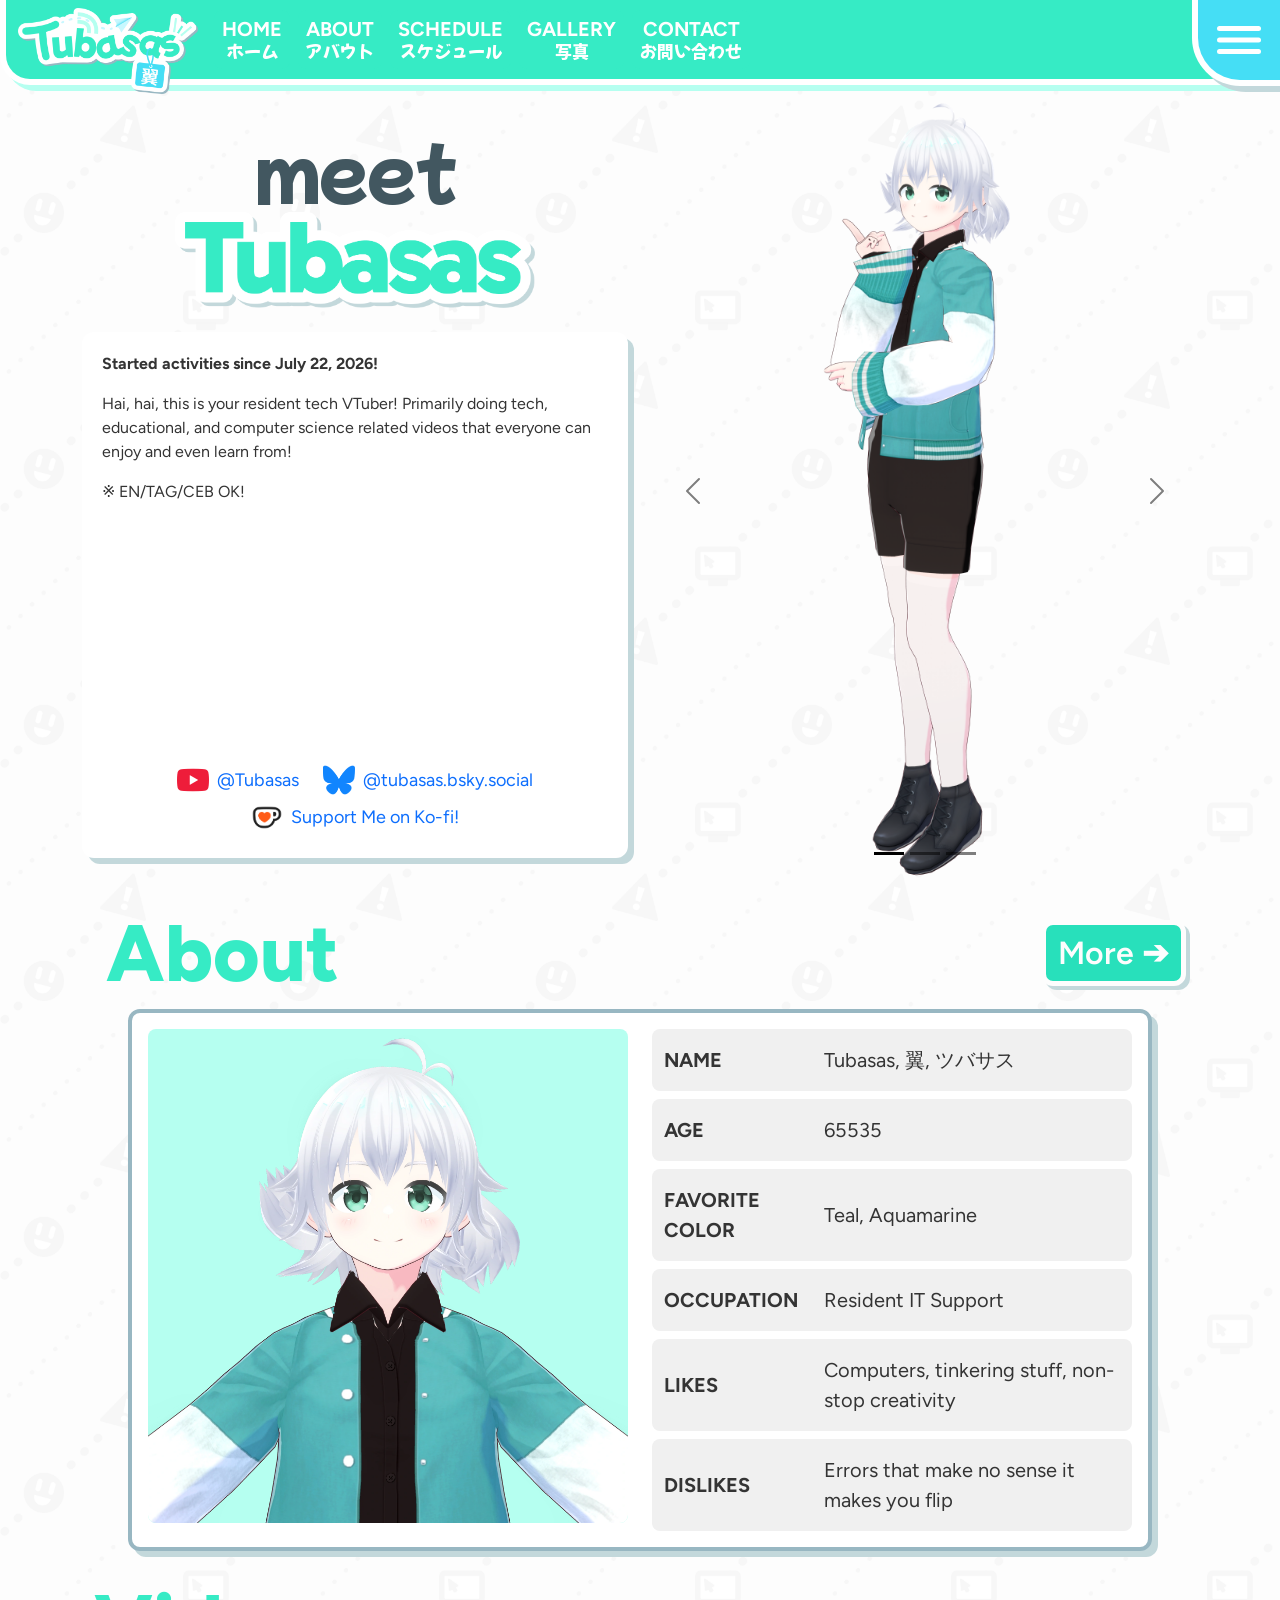
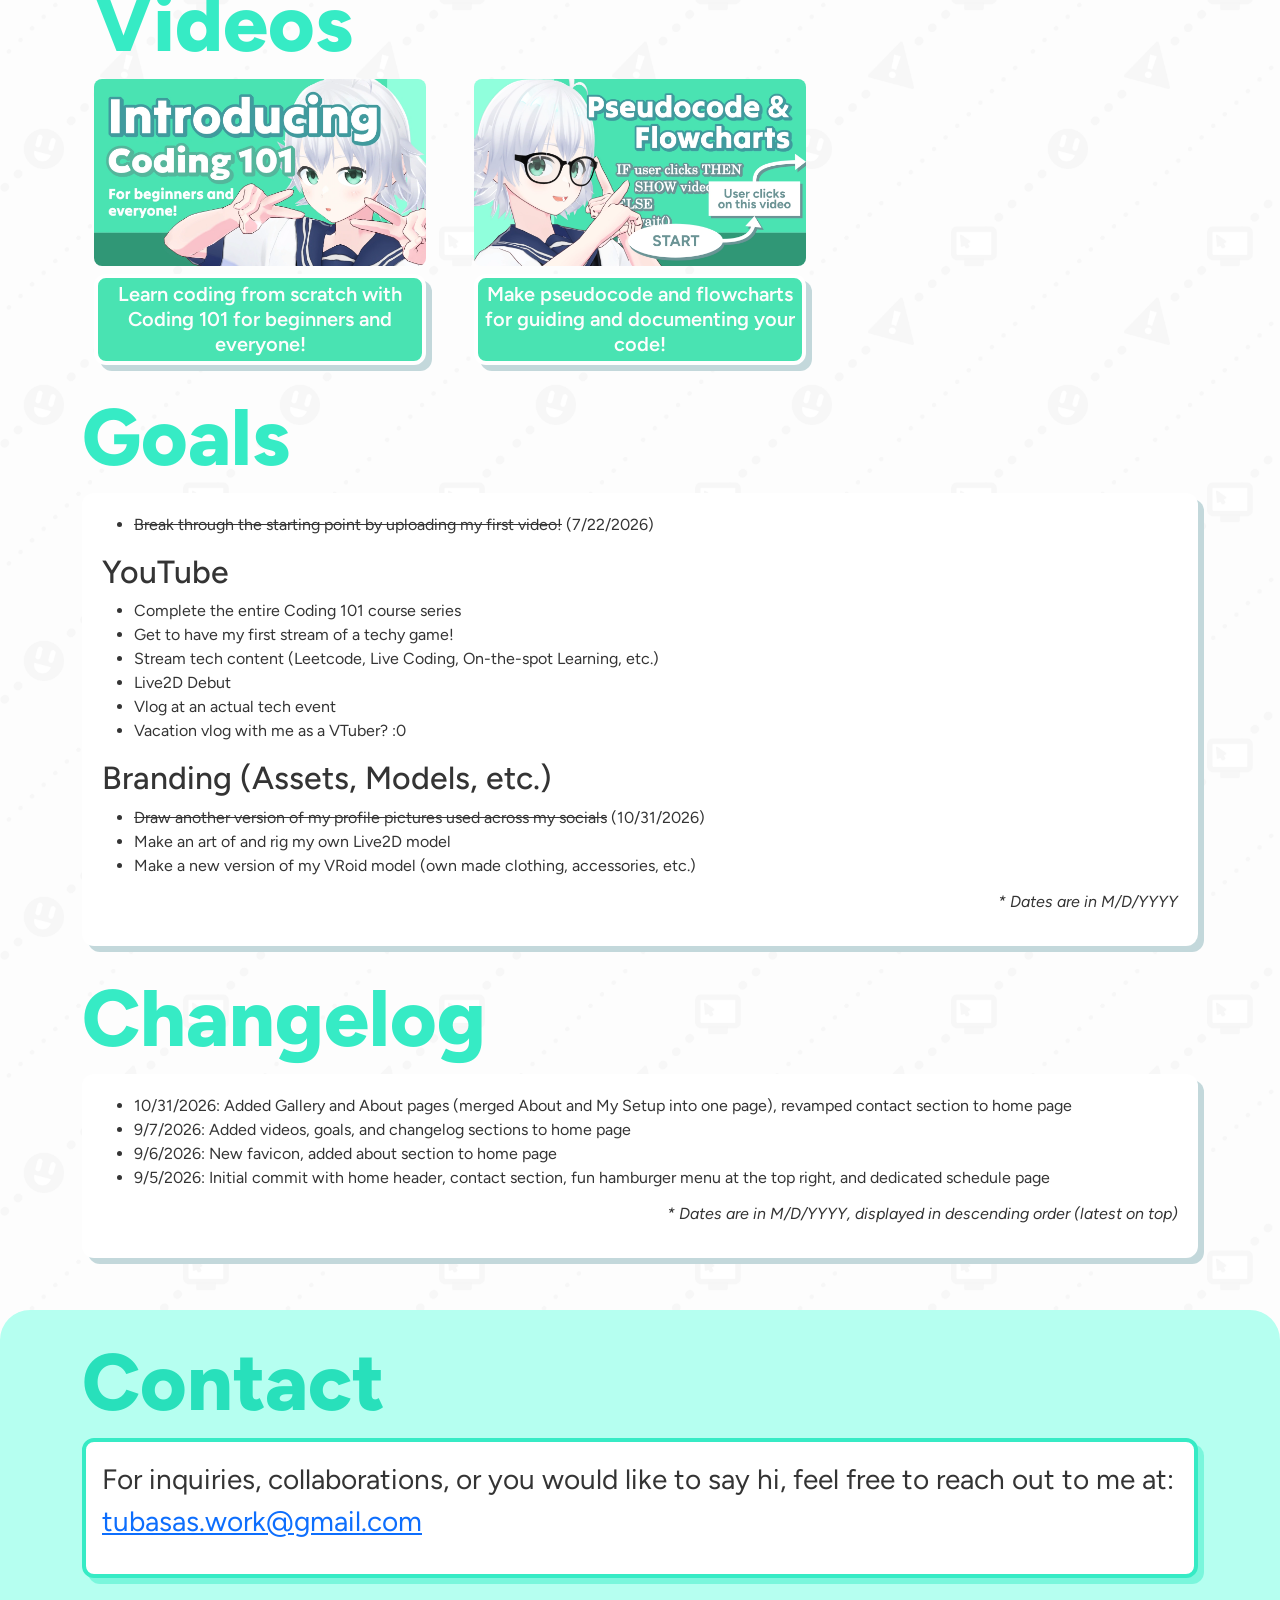
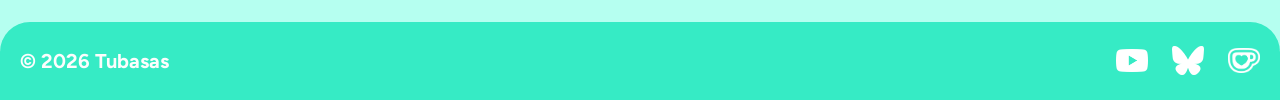
<file: index.html>
<!DOCTYPE html>
<html lang="en">
<head>
    <meta charset="UTF-8">
    <meta name="viewport" content="width=device-width, initial-scale=1.0">
    <meta name="google-site-verification" content="KhSfjtO_SvuZ1hvNtPJ66T-yvJ_QQFhrDtO1UyNuAXo" />
    <title>Tubasas // Your Resident Tech VTuber Around! </title>
    <!-- FONTS -->
    <link rel="preconnect" href="https://fonts.googleapis.com">
    <link rel="preconnect" href="https://fonts.gstatic.com" crossorigin>
    <link href="https://fonts.googleapis.com/css2?family=Figtree:ital,wght@0,300..900;1,300..900&family=Gabarito:wght@400..900&family=Mochiy+Pop+One&family=Outfit:wght@100..900&family=Tilt+Warp&display=swap" rel="stylesheet">
    <!-- EXTERNAL FRAMEWORKS -->
    <link href="https://cdn.jsdelivr.net/npm/bootstrap@5.3.8/dist/css/bootstrap.min.css" rel="stylesheet" integrity="sha384-sRIl4kxILFvY47J16cr9ZwB07vP4J8+LH7qKQnuqkuIAvNWLzeN8tE5YBujZqJLB" crossorigin="anonymous">
    <!-- CUSTOM CSS -->
    <link href="css/global.css" rel="stylesheet">
    <link href="css/navbar.css" rel="stylesheet">
    <link href="css/menu.css" rel="stylesheet">
    <link href="css/home.css" rel="stylesheet">
    <!-- FAVICON AND PWA MANIFESTS-->
    <link rel="icon" type="image/png" href="favicon/favicon-new-96x96.png" sizes="96x96" />
    <link rel="icon" type="image/svg+xml" href="favicon/favicon-new.svg" />
    <link rel="shortcut icon" href="favicon/favicon-new.ico" />
    <link rel="apple-touch-icon" sizes="180x180" href="favicon/apple-touch-icon.png" />
    <link rel="manifest" href="favicon/site.webmanifest" />
</head>
<body>
    <!-- NAVBAR -->
    <nav class="navbar navbar-expand-md background-color-primary">
    <div class="container-fluid">
        <a class="navbar-brand" href="/">
            <img id="navbar-logo" src="images/navbar-logo.png" alt="Tubasas" width="180">
            <canvas id="navbar-canvas" width="180" height="45"></canvas>
        </a>
        <div class="collapse navbar-collapse" id="navbarSupportedContent">
        <ul class="navbar-nav me-auto mb-lg-0 gap-2">
            <li class="nav-item">
                <a class="nav-link active" aria-current="page" href="#">
                    <div class="navbar-link-stack text-center text-white fs-5">
                        <span class="font-primary fw-bold text-uppercase">Home</span>
                        <span class="japanese-subtext font-mochiy">ホーム</span>
                    </div>
                </a>
            </li>
            <li class="nav-item">
                <a class="nav-link" href="about">
                    <div class="navbar-link-stack text-center text-white fs-5">
                        <span class="font-primary fw-bold text-uppercase">About</span>
                        <span class="japanese-subtext font-mochiy">アバウト</span>
                    </div>
                </a>
            </li>
            <li class="nav-item">
                <a class="nav-link" href="schedule">
                    <div class="navbar-link-stack text-center text-white fs-5">
                        <span class="font-primary fw-bold text-uppercase">Schedule</span>
                        <span class="japanese-subtext font-mochiy">スケジュール</span>
                    </div>
                </a>
            </li>
            <li class="nav-item">
                <a class="nav-link" href="gallery">
                    <div class="navbar-link-stack text-center text-white fs-5">
                        <span class="font-primary fw-bold text-uppercase">Gallery</span>
                        <span class="japanese-subtext font-mochiy">写真</span>
                    </div>
                </a>
            </li>
            <li class="nav-item" id="contactNavLink">
                <a class="nav-link" href="/#contact">
                    <div class="navbar-link-stack text-center text-white fs-5">
                        <span class="font-primary fw-bold text-uppercase">Contact</span>
                        <span class="japanese-subtext font-mochiy">お問い合わせ</span>
                    </div>
                </a>
            </li>
        </ul>
        </div>

        <!-- STICKY HAMBURGER BUTTON -->
        <button id="closeMenuBtn" class="menu-close-btn" type="button" aria-label="Close menu">
            <svg class="close-icon" width="34" height="34" viewBox="0 0 34 34" fill="none" xmlns="http://www.w3.org/2000/svg">
                <path d="M4 4L30 30M30 4L4 30" stroke="white" stroke-width="5" stroke-linecap="round"/>
            </svg>
        </button>
        <button id="hamburgerBtn" class="hamburger-btn" type="button" aria-label="Open menu" aria-expanded="false" aria-controls="sideMenu">
            <svg class="hamburger-icon" width="44" height="28" viewBox="0 0 44 28" fill="none" xmlns="http://www.w3.org/2000/svg">
                <rect y="0" width="44" height="5" rx="2.5" fill="white"/>
                <rect y="11.5" width="44" height="5" rx="2.5" fill="white"/>
                <rect y="23" width="44" height="5" rx="2.5" fill="white"/>
            </svg>
        </button>
    </div>
    </nav>

    <!-- HAMBURGER MENU / SIDE MENU -->
    <!-- <div id="sideMenuBackdrop" class="side-menu-backdrop" aria-hidden="true"></div>-->
    <aside id="sideMenu" class="side-menu" aria-label="Site Navigation" aria-hidden="true">
        <!-- MENU HEADER -->
        <div class="menu-header">
            <!-- Title header switches from MENU to the logo on mobile -->
            <div class="menu-title">
                <div class="side-text font-figtree">MENU</div>
                <div class="mobile-logo">
                    <a aria-current="page" href="#">
                        <img id="menu-logo" src="images/navbar-logo-white.png" alt="Tubasas">
                    </a>
                </div>
            </div>
            <div class="menu-time">
                <div id="menuClock" class="menu-clock font-tiltwarp">00:00</div>
                <div class="menu-timezone font-outfit">UTC+08 (PHT)</div>
            </div>
        </div>

        <!-- MENU CONTENT -->
        <div class="menu-content px-3 py-3 mt-1">
            <!-- GRID 1: Main Links -->
            <div class="container-fluid">
                <div class="row g-2">
                    <div class="col-6">
                        <a class="sidebar-link-stack sidebar-link p-2 fs-5" aria-current="page" href="#">
                            <span class="font-primary fw-bold text-uppercase">Home</span>
                            <span class="japanese-subtext font-mochiy">ホーム</span>
                        </a>
                    </div>
                    <div class="col-6">
                        <a class="sidebar-link-stack sidebar-link p-2 fs-5" href="about">
                            <span class="font-primary fw-bold text-uppercase">About</span>
                            <span class="japanese-subtext font-mochiy">アバウト</span>
                        </a>
                    </div>
                    <div class="col-6">
                        <a class="sidebar-link-stack sidebar-link p-2 fs-5" href="#videos">
                            <span class="font-primary fw-bold text-uppercase">Videos</span>
                            <span class="japanese-subtext font-mochiy">ビデオ</span>
                        </a>
                    </div>
                    <div class="col-6">
                        <a class="sidebar-link-stack sidebar-link p-2 fs-5" href="#contact">
                            <span class="font-primary fw-bold text-uppercase">Contact</span>
                            <span class="japanese-subtext font-mochiy">お問い合わせ</span>
                        </a>
                    </div>
                </div>
            </div>
            <!-- Divider -->
            <div class="menu-divider-wrapper my-3">
                <hr class="menu-divider">
            </div>
            <!-- GRID 2: Supplementary Links -->
             <div class="container-fluid">
                <div class="row g-2">
                    <div class="col-6">
                        <a class="sidebar-link-stack sidebar-link p-2 fs-5" href="schedule">
                            <span class="font-primary fw-bold text-uppercase">Schedule</span>
                            <span class="japanese-subtext font-mochiy">スケジュール</span>
                        </a>
                    </div>
                    <div class="col-6">
                        <a class="sidebar-link-stack sidebar-link p-2 fs-5" href="gallery">
                            <span class="font-primary fw-bold text-uppercase">Gallery</span>
                            <span class="japanese-subtext font-mochiy">写真</span>
                        </a>
                    </div>
                    <div class="col-6">
                        <a class="sidebar-link-stack sidebar-link p-2 fs-5 disabled" aria-disabled="true">
                            <span class="font-primary fw-bold text-uppercase">Resources</span>
                            <span class="japanese-subtext font-mochiy">リソース</span>
                        </a>
                    </div>
                    <div class="col-6">
                        <a class="sidebar-link-stack sidebar-link p-2 fs-5" href="https://tubasas.carrd.co/">
                            <span class="font-primary fw-bold text-uppercase">Carrd.Co</span>
                            <span class="japanese-subtext font-mochiy">カルド</span>
                        </a>
                    </div>
                </div>
            </div>

            <!-- GRID 3: Main Socials -->
            <div class="container-fluid mt-4">
                <div class="row g-3">
                    <div class="col-6">
                        <a class="social-link social-link-youtube d-block w-100 px-1 py-2 fs-5" href="https://www.youtube.com/@Tubasas">
                            <div class="container">
                                <img src="images/youtube-social-icon-white.png" alt="YouTube" width="24" class="me-1">
                                <span class="font-primary fw-bold">
                                    YouTube
                                </span>
                            </div>
                        </a>
                    </div>
                    <div class="col-6">
                        <a class="social-link social-link-bluesky d-block w-100 px-1 py-2 fs-5" href="https://bsky.app/profile/tubasas.bsky.social">
                            <div class="container">
                                <img src="images/bluesky-social-icon-white.png" alt="Bluesky" width="24" class="me-1">
                                <span class="font-primary fw-bold">
                                    Bluesky
                                </span>
                            </div>
                        </a>
                    </div>
                    <div class="col-6">
                        <a class="social-link social-link-kofi d-block w-100 px-1 py-2 fs-5" href="https://ko-fi.com/tubasas">
                            <div class="container">
                                <img src="images/kofi-social-icon-white.png" alt="Kofi" width="24" class="me-1"><br>
                                <span class="font-primary fw-bold">
                                    Ko-fi
                                </span>
                            </div>
                        </a>
                    </div>
                    <div class="col-6">
                        <a class="social-link social-link-streamlabs d-block w-100 px-1 py-2 fs-5" href="https://streamlabs.com/tubasas/tip">
                            <div class="container">
                                <img src="images/streamlabs-social-icon-white.png" alt="Streamlabs" width="24" class="me-1"><br>
                                <span class="font-primary fw-bold">
                                    Streamlabs
                                </span>
                            </div>
                        </a>
                    </div>
                </div>
            </div>
        </div>
    </aside>

    <!-- MAIN CONTENT -->
    <main class="container-fluid pt-2 pt-md-3">
        <!-- HERO/GREETING HEADER -->
        <header>
            <div class="container">
                <div class="row row-cols-1 row-cols-md-2 align-items-center">
                    <div class="col order-2 order-md-1">
                        <div class="container">
                            <div class="greeting mt-0 mt-md-2 text-center">
                                <h1 class="display-2 font-mochiy">meet</h1>
                                <img src="images/hero/tubasas-hero.png" alt="Tubasas">
                            </div>
                        </div>
                        <br>
                        <div class="default-box">
                            <div class="container p-2 p-lg-3">
                                <p class="fw-bold">Started activities since July 22, 2026!</p>
                                <p>Hai, hai, this is your resident tech VTuber! Primarily doing tech, educational, and computer science related videos that everyone can enjoy and even learn from!</p>
                                <p>※ EN/TAG/CEB OK!</p>
                                <div class="container px-0 px-md-2 px-lg-4 text-center">
                                    <video width="100%" src="movies/pr-video.mp4" autoplay="" loop="" muted="" playsinline="" type="video/mp4" style="border-radius: 8px;"></video>
                                </div>
                                <div class="container mt-2" style="font-size: large;">
                                    <div class="row justify-content-center">
                                        <div class="col-auto">
                                            <a href="https://www.youtube.com/@Tubasas"
                                            class="hero-social-link d-inline-flex align-items-center">
                                                <img src="images/youtube-social-icon.png"
                                                    alt="YouTube"
                                                    width="32"
                                                    class="me-2">
                                                <span class="font-primary">@Tubasas</span>
                                            </a>
                                        </div>
                                        <div class="col-auto">
                                            <a href="https://bsky.app/profile/tubasas.bsky.social"
                                            class="hero-social-link d-inline-flex align-items-center">
                                                <img src="images/bluesky-social-icon.png"
                                                    alt="Bluesky"
                                                    width="32"
                                                    class="me-2">
                                                <span class="font-primary">@tubasas.bsky.social</span>
                                            </a>
                                        </div>
                                        <div class="col-auto">
                                            <a href="https://ko-fi.com/tubasas"
                                            class="hero-social-link d-inline-flex align-items-center">
                                                <img src="images/kofi-social-icon.png"
                                                    alt="Ko-fi"
                                                    width="32"
                                                    class="me-2">
                                                <span class="font-primary">Support Me on Ko-fi!</span>
                                            </a>
                                        </div>
                                    </div>
                                </div>
                            </div>
                        </div>
                    </div>
                    <div class="col order-1 order-md-2">
                        <div id="tubasasCarousel" class="carousel carousel-dark slide" data-bs-ride="carousel" data-bs-interval="3000">
                            <div class="carousel-indicators">
                                <button type="button" data-bs-target="#tubasasCarousel" data-bs-slide-to="0" class="active" aria-current="true" aria-label="Slide 1"></button>
                                <button type="button" data-bs-target="#tubasasCarousel" data-bs-slide-to="1" aria-label="Slide 2"></button>
                                <button type="button" data-bs-target="#tubasasCarousel" data-bs-slide-to="2" aria-label="Slide 3"></button>
                            </div>
                            <div class="carousel-inner">
                                <div class="carousel-item active">
                                <img src="images/hero/tubasas-vroid-1.png" class="d-block w-100" alt="...">
                                </div>
                                <div class="carousel-item">
                                <img src="images/hero/tubasas-vroid-2.png" class="d-block w-100" alt="...">
                                </div>
                                <div class="carousel-item">
                                <img src="images/hero/tubasas-vroid-3.png" class="d-block w-100" alt="...">
                                </div>
                            </div>
                            <button class="carousel-control-prev" type="button" data-bs-target="#tubasasCarousel" data-bs-slide="prev">
                                <span class="carousel-control-prev-icon" aria-hidden="true"></span>
                                <span class="visually-hidden">Previous</span>
                            </button>
                            <button class="carousel-control-next" type="button" data-bs-target="#tubasasCarousel" data-bs-slide="next">
                                <span class="carousel-control-next-icon" aria-hidden="true"></span>
                                <span class="visually-hidden">Next</span>
                            </button>
                        </div>
                    </div>
                </div>
            </div>
        </header>
        <br>
        <!-- ABOUT SECTION -->
        <section>
            <div class="container d-flex flex-column align-items-center">
                <div class="row d-flex justify-content-between align-items-center w-100 mb-2 mb-lg-0">
                    <div class="col-1">
                        <h1 id="about" class="heading display-1 container-fluid">About</h1>
                    </div>
                    <div class="col-auto mb-2 text-end">
                        <a class="default-button d-inline-flex align-items-end py-1 fs-2" href="about">
                            <div class="container">
                                <span class="font-primary fw-semibold">
                                    More &#10132;
                                </span>
                            </div>
                        </a>
                    </div>
                </div>
                <div class="about-container">
                    <div class="default-box about-box p-3">
                        <div class="row row-cols-1 row-cols-sm-2">
                            <div class="col pb-2 pd-md-0 d-flex flex-column align-items-center">
                                <img src="images/home/aboutModel1x1Cmp.webp" id="aboutModel" class="img-fluid w-100 d-none d-sm-block"alt="Tubasas">
                                <img src="images/home/aboutModelsmCmp.webp" id="aboutModel" class="img-fluid w-100 d-block d-sm-none"alt="Tubasas">
                            </div>
                            <div class="col">
                                <div class="container d-flex flex-column gap-2 fs-5">
                                    <div class="row about-row py-2 py-lg-3 d-flex flex-row align-items-center">
                                        <div class="col-12 col-lg-4 text-uppercase fw-bold">Name</div>
                                        <div class="col">Tubasas, 翼, ツバサス </div>
                                    </div>
                                    <div class="row about-row py-2 py-lg-3 d-flex flex-row align-items-center">
                                        <div class="col-12 col-lg-4 text-uppercase fw-bold">Age</div>
                                        <div class="col">65535</div>
                                    </div>
                                    <div class="row about-row py-2 py-lg-3 d-flex flex-row align-items-center">
                                        <div class="col-12 col-lg-4 text-uppercase fw-bold">Favorite Color</div>
                                        <div class="col">Teal, Aquamarine</div>
                                    </div>
                                    <div class="row about-row py-2 py-lg-3 d-flex flex-row align-items-center">
                                        <div class="col-12 col-lg-4 text-uppercase fw-bold">Occupation</div>
                                        <div class="col">Resident IT Support</div>
                                    </div>
                                    <div class="row about-row py-2 py-lg-3 d-flex flex-row align-items-center">
                                        <div class="col-12 col-lg-4 text-uppercase fw-bold">Likes</div>
                                        <div class="col">Computers, tinkering stuff, non-stop creativity</div>
                                    </div>
                                    <div class="row about-row py-2 py-lg-3 d-flex flex-row align-items-center">
                                        <div class="col-12 col-lg-4 text-uppercase fw-bold">Dislikes</div>
                                        <div class="col">Errors that make no sense it makes you flip</div>
                                    </div>
                                </div>
                            </div>
                        </div>
                    </div>
                </div>
            </div>
        </section>
        <br>
        <!-- VIDEOS SECTION -->
        <section>
            <div class="container">
                <div class="row d-flex justify-content-between align-items-center w-100 mb-2 mb-lg-0">
                    <div class="col-auto">
                        <h1 id="videos" class="heading display-1 container-fluid">Videos</h1>
                    </div>
                    <div class="col-auto mb-2 text-end">
                        <!--
                        <a class="default-button d-inline-flex align-items-end px-1 py-1 fs-2" href="#">
                            <div class="container">
                                <span class="font-primary fw-semibold">
                                    &#10132;
                                </span>
                            </div>
                        </a>
                         -->
                    </div>
                </div>
                <div class="row row-cols-1 row-cols-md-2 row-cols-lg-3">
                    <a href="https://www.youtube.com/watch?v=5IzUaT87vR0" style="text-decoration: none;">
                        <div class="container-fluid">
                            <div class="row pb-2">
                                <div class="col">
                                    <img src="images/home/video1.webp" class="img-fluid video-img">
                                </div>
                            </div>
                            <div class="row">
                                <div class="col">
                                    <div class="container-fluid default-box video-box text-center color-white fw-semibold fs-5 p-1 lh-sm">Learn coding from scratch with Coding 101 for beginners and everyone!</div>
                                </div>
                            </div>
                        </div>
                    </a>
                    <a href="https://www.youtube.com/watch?v=yQESaLLRi7U" style="text-decoration: none;">
                        <div class="container-fluid pt-4 pt-md-0">
                            <div class="row pb-2">
                                <div class="col">
                                    <img src="images/home/video2.webp" class="img-fluid video-img">
                                </div>
                            </div>
                            <div class="row">
                                <div class="col">
                                    <div class="container-fluid default-box video-box text-center color-white fw-semibold fs-5 p-1 lh-sm">Make pseudocode and flowcharts for guiding and documenting your code!</div>
                                </div>
                            </div>
                        </div>
                    </a>
                </div>
            </div>
        </section>
        <br>
        <!-- GOALS SECTION -->
        <section>
            <div class="container">
                <h1 id="goals" class="heading display-1">Goals</h1>
                <div class="container-fluid default-box p-3">
                    <ul>
                        <li><s>Break through the starting point by uploading my first video!</s> (7/22/2026)</li>
                    </ul>
                    <h2>YouTube</h2>
                    <ul>
                        <li>Complete the entire Coding 101 course series</li>
                        <li>Get to have my first stream of a techy game!</li>
                        <li>Stream tech content (Leetcode, Live Coding, On-the-spot Learning, etc.)</li>
                        <li>Live2D Debut</li>
                        <li>Vlog at an actual tech event</li>
                        <li>Vacation vlog with me as a VTuber? :0</li>
                    </ul>
                    <h2>Branding (Assets, Models, etc.)</h2>
                    <ul>
                        <li><s>Draw another version of my profile pictures used across my socials</s> (10/31/2026)</li>
                        <li>Make an art of and rig my own Live2D model</li>
                        <li>Make a new version of my VRoid model (own made clothing, accessories, etc.)</li>
                    </ul>
                    <p class="lh-1 text-end fst-italic">* Dates are in M/D/YYYY</span>
                </div>
            </div>
        </section>
        <br>
        <!-- CHANGELOG SECTION -->
        <section>
            <div class="container">
                <h1 id="changelog" class="heading display-1">Changelog</h1>
                <div class="container-fluid default-box p-3">
                    <ul>
                        <li>10/31/2026: Added Gallery and About pages (merged About and My Setup into one page), revamped contact section to home page</li>
                        <li>9/7/2026: Added videos, goals, and changelog sections to home page</li>
                        <li>9/6/2026: New favicon, added about section to home page</li>
                        <li>9/5/2026: Initial commit with home header, contact section, fun hamburger menu at the top right, and dedicated schedule page</li>
                    </ul>
                    <p class="lh-1 text-end fst-italic">* Dates are in M/D/YYYY, displayed in descending order (latest on top)</span>
                </div>
            </div>
        </section>
        <br>
    </main>
    <!-- CONTACT SECTION -->
    <section id="contactSection" class="container-fluid">
        <div class="container pt-4">
            <h1 id="contact" class="heading display-1" style="color: var(--primary-color-light)">Contact</h1>
            <div class="container-fluid default-box contact-box p-3">
                <p class="fs-3">
                    For inquiries, collaborations, or you would like to say hi, feel free to reach out to me at: <a href="mailto:tubasas.work@gmail.com">tubasas.work@gmail.com</a>
                </p>
            </div>
        </div>
        <br>
        <br>
        <br>
    </section>


    <footer>
        <div class="container-fluid py-4">
            <div class="row px-2">
                <div class="col">
                    <span class="font-figtree color-white fw-bold fs-5">
                        © 2026 Tubasas
                    </span>
                </div>
                <div class="col d-flex justify-content-end">
                    <div class="d-flex justify-content-center gap-4">
                        <a href="https://www.youtube.com/@Tubasas"
                        class="hero-social-link d-inline-flex align-items-center">
                            <img src="images/youtube-social-icon-white.png"
                                alt="YouTube"
                                width="32">
                        </a>

                        <a href="https://bsky.app/profile/tubasas.bsky.social"
                        class="hero-social-link d-inline-flex align-items-center">
                            <img src="images/bluesky-social-icon-white.png"
                                alt="Bluesky"
                                width="32">
                        </a>
                        <a href="https://ko-fi.com/tubasas"
                        class="hero-social-link d-inline-flex align-items-center">
                            <img src="images/kofi-social-icon-white.png"
                                alt="Ko-fi"
                                width="32">
                        </a>
                    </div>
                </div>
            </div>
        </div>
    </footer>

    <!-- BOOTSTRAP JS -->
    <script src="https://cdn.jsdelivr.net/npm/bootstrap@5.3.8/dist/js/bootstrap.bundle.min.js" integrity="sha384-FKyoEForCGlyvwx9Hj09JcYn3nv7wiPVlz7YYwJrWVcXK/BmnVDxM+D2scQbITxI" crossorigin="anonymous"></script>
    <!-- CUSTOM JS -->
    <script src="js/menu.js"></script>
</body>
</html>
</file>
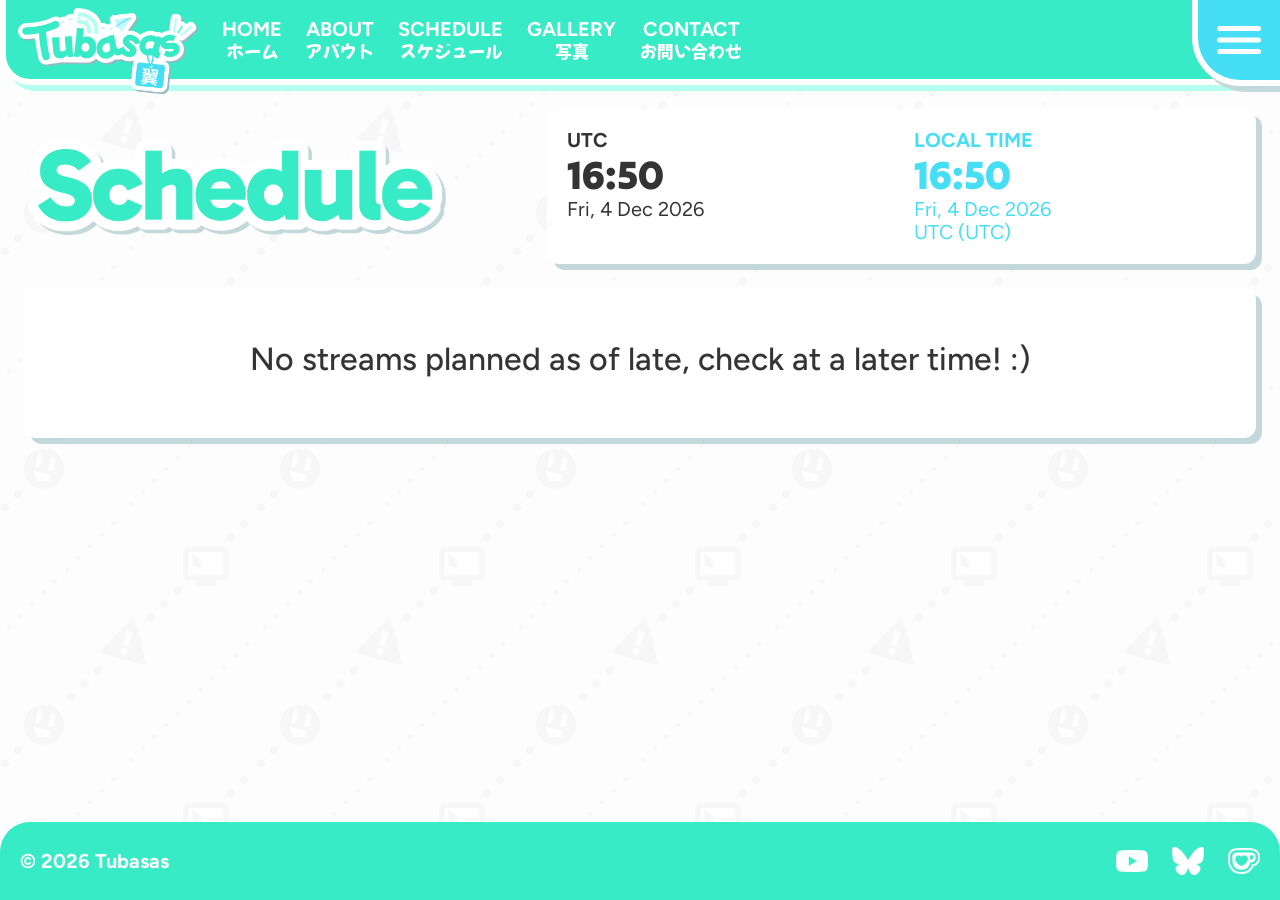
<file: schedule.html>
<!DOCTYPE html>
<html lang="en">
<head>
    <meta charset="UTF-8">
    <meta name="viewport" content="width=device-width, initial-scale=1.0">
    <meta name="google-site-verification" content="KhSfjtO_SvuZ1hvNtPJ66T-yvJ_QQFhrDtO1UyNuAXo" />
    <title>Tubasas's Schedule</title>
    <!-- FONTS -->
    <link rel="preconnect" href="https://fonts.googleapis.com">
    <link rel="preconnect" href="https://fonts.gstatic.com" crossorigin>
    <link href="https://fonts.googleapis.com/css2?family=Figtree:ital,wght@0,300..900;1,300..900&family=Gabarito:wght@400..900&family=Mochiy+Pop+One&family=Outfit:wght@100..900&family=Tilt+Warp&display=swap" rel="stylesheet">
    <!-- EXTERNAL FRAMEWORKS -->
    <link href="https://cdn.jsdelivr.net/npm/bootstrap@5.3.8/dist/css/bootstrap.min.css" rel="stylesheet" integrity="sha384-sRIl4kxILFvY47J16cr9ZwB07vP4J8+LH7qKQnuqkuIAvNWLzeN8tE5YBujZqJLB" crossorigin="anonymous">
    <!-- CUSTOM CSS -->
    <link href="css/global.css" rel="stylesheet">
    <link href="css/navbar.css" rel="stylesheet">
    <link href="css/menu.css" rel="stylesheet">
    <link href="css/schedule.css" rel="stylesheet">
    <!-- FAVICON AND PWA MANIFESTS-->
    <link rel="icon" type="image/png" href="favicon/favicon-new-96x96.png" sizes="96x96" />
    <link rel="icon" type="image/svg+xml" href="favicon/favicon-new.svg" />
    <link rel="shortcut icon" href="favicon/favicon-new.ico" />
    <link rel="apple-touch-icon" sizes="180x180" href="favicon/apple-touch-icon.png" />
    <link rel="manifest" href="favicon/site.webmanifest" />
</head>
<body>
    <!-- NAVBAR -->
    <nav class="navbar navbar-expand-md background-color-primary">
    <div class="container-fluid">
        <a class="navbar-brand" href="/">
            <img id="navbar-logo" src="images/navbar-logo.png" alt="Tubasas" width="180">
            <canvas id="navbar-canvas" width="180" height="45"></canvas>
        </a>
        <div class="collapse navbar-collapse" id="navbarSupportedContent">
        <ul class="navbar-nav me-auto mb-lg-0 gap-2">
            <li class="nav-item">
                <a class="nav-link active" href="/">
                    <div class="navbar-link-stack text-center text-white fs-5">
                        <span class="font-primary fw-bold text-uppercase">Home</span>
                        <span class="japanese-subtext font-mochiy">ホーム</span>
                    </div>
                </a>
            </li>
            <li class="nav-item">
                <a class="nav-link" href="about">
                    <div class="navbar-link-stack text-center text-white fs-5">
                        <span class="font-primary fw-bold text-uppercase">About</span>
                        <span class="japanese-subtext font-mochiy">アバウト</span>
                    </div>
                </a>
            </li>
            <li class="nav-item">
                <a class="nav-link" aria-current="page" href="#">
                    <div class="navbar-link-stack text-center text-white fs-5">
                        <span class="font-primary fw-bold text-uppercase">Schedule</span>
                        <span class="japanese-subtext font-mochiy">スケジュール</span>
                    </div>
                </a>
            </li>
            <li class="nav-item">
                <a class="nav-link" href="gallery">
                    <div class="navbar-link-stack text-center text-white fs-5">
                        <span class="font-primary fw-bold text-uppercase">Gallery</span>
                        <span class="japanese-subtext font-mochiy">写真</span>
                    </div>
                </a>
            </li>
            <li class="nav-item" id="contactNavLink">
                <a class="nav-link" href="/#contact">
                    <div class="navbar-link-stack text-center text-white fs-5">
                        <span class="font-primary fw-bold text-uppercase">Contact</span>
                        <span class="japanese-subtext font-mochiy">お問い合わせ</span>
                    </div>
                </a>
            </li>
        </ul>
        </div>

        <!-- STICKY HAMBURGER BUTTON -->
        <button id="closeMenuBtn" class="menu-close-btn" type="button" aria-label="Close menu">
            <svg class="close-icon" width="34" height="34" viewBox="0 0 34 34" fill="none" xmlns="http://www.w3.org/2000/svg">
                <path d="M4 4L30 30M30 4L4 30" stroke="white" stroke-width="5" stroke-linecap="round"/>
            </svg>
        </button>
        <button id="hamburgerBtn" class="hamburger-btn" type="button" aria-label="Open menu" aria-expanded="false" aria-controls="sideMenu">
            <svg class="hamburger-icon" width="44" height="28" viewBox="0 0 44 28" fill="none" xmlns="http://www.w3.org/2000/svg">
                <rect y="0" width="44" height="5" rx="2.5" fill="white"/>
                <rect y="11.5" width="44" height="5" rx="2.5" fill="white"/>
                <rect y="23" width="44" height="5" rx="2.5" fill="white"/>
            </svg>
        </button>
    </div>
    </nav>

    <!-- HAMBURGER MENU / SIDE MENU -->
    <!-- <div id="sideMenuBackdrop" class="side-menu-backdrop" aria-hidden="true"></div>-->
    <aside id="sideMenu" class="side-menu" aria-label="Site Navigation" aria-hidden="true">
        <!-- MENU HEADER -->
        <div class="menu-header">
            <!-- Title header switches from MENU to the logo on mobile -->
            <div class="menu-title">
                <div class="side-text font-figtree">MENU</div>
                <div class="mobile-logo">
                    <a aria-current="page" href="/">
                        <img id="menu-logo" src="images/navbar-logo-white.png" alt="Tubasas">
                    </a>
                </div>
            </div>
            <div class="menu-time">
                <div id="menuClock" class="menu-clock font-tiltwarp">00:00</div>
                <div class="menu-timezone font-outfit">UTC+08 (PHT)</div>
            </div>
        </div>

        <!-- MENU CONTENT -->
        <div class="menu-content px-3 py-3 mt-1">
            <!-- GRID 1: Main Links -->
            <div class="container-fluid">
                <div class="row g-2">
                    <div class="col-6">
                        <a class="sidebar-link-stack sidebar-link p-2 fs-5" href="/">
                            <span class="font-primary fw-bold text-uppercase">Home</span>
                            <span class="japanese-subtext font-mochiy">ホーム</span>
                        </a>
                    </div>
                    <div class="col-6">
                        <a class="sidebar-link-stack sidebar-link p-2 fs-5" href="about">
                            <span class="font-primary fw-bold text-uppercase">About</span>
                            <span class="japanese-subtext font-mochiy">アバウト</span>
                        </a>
                    </div>
                    <div class="col-6">
                        <a class="sidebar-link-stack sidebar-link p-2 fs-5" href="/#videos">
                            <span class="font-primary fw-bold text-uppercase">Videos</span>
                            <span class="japanese-subtext font-mochiy">ビデオ</span>
                        </a>
                    </div>
                    <div class="col-6">
                        <a class="sidebar-link-stack sidebar-link p-2 fs-5" href="/#contact">
                            <span class="font-primary fw-bold text-uppercase">Contact</span>
                            <span class="japanese-subtext font-mochiy">お問い合わせ</span>
                        </a>
                    </div>
                </div>
            </div>
            <!-- Divider -->
            <div class="menu-divider-wrapper my-3">
                <hr class="menu-divider">
            </div>
            <!-- GRID 2: Supplementary Links -->
             <div class="container-fluid">
                <div class="row g-2">
                    <div class="col-6">
                        <a class="sidebar-link-stack sidebar-link p-2 fs-5" href="#">
                            <span class="font-primary fw-bold text-uppercase">Schedule</span>
                            <span class="japanese-subtext font-mochiy">スケジュール</span>
                        </a>
                    </div>
                    <div class="col-6">
                        <a class="sidebar-link-stack sidebar-link p-2 fs-5" href="gallery">
                            <span class="font-primary fw-bold text-uppercase">Gallery</span>
                            <span class="japanese-subtext font-mochiy">写真</span>
                        </a>
                    </div>
                    <div class="col-6">
                        <a class="sidebar-link-stack sidebar-link p-2 fs-5 disabled" aria-disabled="true">
                            <span class="font-primary fw-bold text-uppercase">Resources</span>
                            <span class="japanese-subtext font-mochiy">リソース</span>
                        </a>
                    </div>
                    <div class="col-6">
                        <a class="sidebar-link-stack sidebar-link p-2 fs-5" href="https://tubasas.carrd.co/">
                            <span class="font-primary fw-bold text-uppercase">Carrd.Co</span>
                            <span class="japanese-subtext font-mochiy">カルド</span>
                        </a>
                    </div>
                </div>
            </div>

            <!-- GRID 3: Main Socials -->
            <div class="container-fluid mt-4">
                <div class="row g-3">
                    <div class="col-6">
                        <a class="social-link social-link-youtube d-block w-100 px-1 py-2 fs-5" href="https://www.youtube.com/@Tubasas">
                            <div class="container">
                                <img src="images/youtube-social-icon-white.png" alt="YouTube" width="24" class="me-1">
                                <span class="font-primary fw-bold">
                                    YouTube
                                </span>
                            </div>
                        </a>
                    </div>
                    <div class="col-6">
                        <a class="social-link social-link-bluesky d-block w-100 px-1 py-2 fs-5" href="https://bsky.app/profile/tubasas.bsky.social">
                            <div class="container">
                                <img src="images/bluesky-social-icon-white.png" alt="Bluesky" width="24" class="me-1">
                                <span class="font-primary fw-bold">
                                    Bluesky
                                </span>
                            </div>
                        </a>
                    </div>
                    <div class="col-6">
                        <a class="social-link social-link-kofi d-block w-100 px-1 py-2 fs-5" href="https://ko-fi.com/tubasas">
                            <div class="container">
                                <img src="images/kofi-social-icon-white.png" alt="Kofi" width="24" class="me-1"><br>
                                <span class="font-primary fw-bold">
                                    Ko-fi
                                </span>
                            </div>
                        </a>
                    </div>
                    <div class="col-6">
                        <a class="social-link social-link-streamlabs d-block w-100 px-1 py-2 fs-5" href="https://streamlabs.com/tubasas/tip">
                            <div class="container">
                                <img src="images/streamlabs-social-icon-white.png" alt="Streamlabs" width="24" class="me-1"><br>
                                <span class="font-primary fw-bold">
                                    Streamlabs
                                </span>
                            </div>
                        </a>
                    </div>
                </div>
            </div>
        </div>
    </aside>

    <!-- MAIN CONTENT -->
    <main class="container-fluid pt-4">
        <!-- HERO/GREETING HEADER -->
        <header>
            <div class="container-fluid">
                <div class="row align-items-center">
                    <div class="col-12 col-lg-5">
                        <img id="scheduleHeading" src="images/schedule/title.png" alt="Schedule" class="ps-1 img-fluid">
                    </div>
                    <div class="col-12 col-lg-7 pt-3 pt-lg-0">
                        <div class="default-box p-3">
                            <div class="row">
                                <div class="col">
                                    <div class="time-stack my-time fs-5">
                                        <span class="font-figtree fw-bold text-uppercase">UTC</span>
                                        <time class="time-clock font-tiltwarp fs-1"></time>
                                        <time class="time-date fs-5"></time>
                                        <span class="time-zone" style="pointer-events: none; opacity: 0%"></span>
                                    </div>
                                </div>
                                <div class="col">
                                    <div class="time-stack local-time fs-5">
                                        <span class="font-figtree fw-bold text-uppercase">Local Time</span>
                                        <time class="time-clock font-tiltwarp fs-1"></time>
                                        <time class="time-date fs-5"></time>
                                        <span class="time-zone fs-5"></span>
                                    </div>
                                </div>
                            </div>
                        </div>
                    </div>
                </div>
            </div>
        </header>
        <br>
        <section>
            <div class="container-fluid">
                <div class="default-box p-5 text-center">
                    <h2>No streams planned as of late, check at a later time! :)</h2>
                </div>
            </div>
        </section>
        <br>
    </main>

    <footer>
        <div class="container-fluid py-4">
            <div class="row px-2">
                <div class="col">
                    <span class="font-figtree color-white fw-bold fs-5">
                        © 2026 Tubasas
                    </span>
                </div>
                <div class="col d-flex justify-content-end">
                    <div class="d-flex justify-content-center gap-4">
                        <a href="https://www.youtube.com/@Tubasas"
                        class="hero-social-link d-inline-flex align-items-center">
                            <img src="images/youtube-social-icon-white.png"
                                alt="YouTube"
                                width="32">
                        </a>

                        <a href="https://bsky.app/profile/tubasas.bsky.social"
                        class="hero-social-link d-inline-flex align-items-center">
                            <img src="images/bluesky-social-icon-white.png"
                                alt="Bluesky"
                                width="32">
                        </a>
                        <a href="https://ko-fi.com/tubasas"
                        class="hero-social-link d-inline-flex align-items-center">
                            <img src="images/kofi-social-icon-white.png"
                                alt="Ko-fi"
                                width="32">
                        </a>
                    </div>
                </div>
            </div>
        </div>
    </footer>

    <!-- BOOTSTRAP JS -->
    <script src="https://cdn.jsdelivr.net/npm/bootstrap@5.3.8/dist/js/bootstrap.bundle.min.js" integrity="sha384-FKyoEForCGlyvwx9Hj09JcYn3nv7wiPVlz7YYwJrWVcXK/BmnVDxM+D2scQbITxI" crossorigin="anonymous"></script>
    <!-- CUSTOM JS -->
    <script src="js/menu.js"></script>
    <script src="js/schedule.js"></script>
</body>
</html>
</file>
<file: css/global.css>
/* Color assignments as per brand guide
    Accent (Teal) = Primary
    Accent 2 (Baby Blue) = Secondary
*/

:root {
    --white: #FDFDFD;
    --black: #343434;
    --grey: #B8B8B8;
    --background-color: var(--white);
    --text-color: var(--black);
    --text-color-muted: #b7c2cc;
    --primary-color: #36EBC5;
    --primary-color-dark: #468C7F;
    --primary-color-light: #28E0BB;
    --accent-color: #45DEF5;
}

/* Color assignments above as CSS classes */
.color-white { color: var(--white); }
.color-black { color: var(--black); }
.color-grey { color: var(--grey); }
.color-text { color: var(--text-color); }
.color-text-muted { color: var(--text-color-muted); }
.color-primary { color: var(--primary-color); }
.color-primary-dark { color: var(--primary-color-dark); }
.color-primary-light { color: var(--primary-color-light); }
.color-accent { color: var(--accent-color); }

/* Background color assignments above as CSS classes */
.background-color-white { background-color: var(--white); }
.background-color-black { background-color: var(--black); }
.background-color-grey { background-color: var(--grey); }
.background-color-primary { background-color: var(--primary-color); }
.background-color-primary-dark { background-color: var(--primary-color-dark); }
.background-color-primary-light { background-color: var(--primary-color-light); }
.background-color-accent { background-color: var(--accent-color); }

/* Font assignments */
.font-primary { font-family: 'Figtree', sans-serif; }
.font-gabarito { font-family: 'Gabarito', sans-serif; }
.font-mochiy { font-family: 'Mochiy Pop One', sans-serif; }
.font-tiltwarp { font-family: 'Tilt Warp', sans-serif; }
.font-outfit { font-family: 'Outfit', sans-serif; }

/* Formal global styles applied across all HTML documents */

body {
    background-image: url('../images/background-tile.png');
    background-repeat: repeat;
    background-size: 256px;
    color: var(--text-color);
    font-family: 'Figtree', sans-serif;
    /* Begin fix for footer to always be at the bottom even if there's little occupation on the page */
    min-height: 100vh;
    display: flex;
    flex-direction: column;
}

main {
    flex: 1;
}

/* End footer fix */

footer {
    background-color: var(--primary-color);
    border-radius: 30px 30px 0 0;
}

/* Template styled elements */
.default-box {
    --shadow-color: #C3D8DB;
    --border-color: #ffffff;
    --background-color: white;
    border-style: solid;
    border-color: var(--border-color);
    border-width: 4px;
    border-radius: 12px;
    background-color: var(--background-color);
    box-shadow: 6px 6px 0 var(--shadow-color);
}

.default-button {
    --button-shadow: #C3D8DB;
    --background-color: var(--primary-color-light);
    --highlight-color: var(--primary-color);
    background-color: var(--background-color);
    color: var(--white);
    text-decoration: none;
    border-style: solid;
    border-width: 5px;
    border-color: var(--white);
    border-radius: 12px;
    transition: transform 0.3s ease, box-shadow 0.3s ease, background-color 0.3s ease;
    box-shadow: 4px 4px 0 0 var(--button-shadow);
}

.default-button:hover,
.default-button:focus-visible {
    background-color: var(--highlight-color);
    transform: translate(-2px, -2px);
    box-shadow: 6px 6px 0 0 var(--button-shadow);
}

.default-button:active {
    background-color: var(--background-color);
    transform: translate(4px, 4px);
    box-shadow: 0 0 0 0;
}
</file>
<file: css/navbar.css>
/* Element utilities (boxes, shapes, etc.) */
.navbar-background-color { color: var(--color-primary)}
.navbar-border-color { border-color: var(--color-primary)}
.navbar-text-color { color: #425760}

/* Navbar specific styles */
.navbar {
    border-radius: 0 0 30px 30px;
    border-color: white;
    border-style: solid;
    border-width: 0px 6px 6px 6px;
    box-shadow: 6px 6px 0 #B5FFF0;
}

#navbar-logo {
    position: absolute;
    top: 8px;
}

.navbar-link-stack {
    display: grid;
    grid-template-columns: 1fr;
    line-height: 1.15;
}

.nav-item {
    background-color: var(--primary-color);
    border-radius: 8px;
    transition: background-color 0.3s ease;
}

.disabled {
    pointer-events: none;
    opacity: 0.5;
}

.nav-item:hover,
.nav-item:focus-visible {
    background-color: #79F2D8;
}

.font-mochiy {
    font-family: 'Mochiy Pop One';
}

#contactNavLink {
    display: block;
}

@media (max-width: 840px) {
    #contactNavLink {
        display: none;
    }
}
</file>
<file: css/menu.css>
/* Menu and Hamburger Styles */
:root {
    --danger-color: #FF7E79;
    --shadow-color: #C3D8DB;
}

.japanese-subtext {
    font-size: 0.85em;
}

/* Sticky Hamburger Menu Button (Top Right) */
.hamburger-btn {
    position: fixed;
    top: 0;
    right: 0;
    width: 88px;
    height: 86px;
    background-color: var(--accent-color, #45DEF5);
    border: none;
    border-left: 6px solid #FFFFFF;
    border-bottom: 6px solid #FFFFFF;
    border-bottom-left-radius: 48px;
    box-shadow: 6px 6px 0 var(--shadow-color);
    display: flex;
    flex-direction: column;
    justify-content: center;
    align-items: center;
    cursor: pointer;
    z-index: 1055;
    padding: 0;
    margin: 0;
    outline: none;
    transition: background-color 0.3s ease;
}

.hamburger-btn:hover {
    background-color: #65E9FD;
}

.hamburger-btn:focus-visible {
    outline: 3px solid #FFFFFF;
    outline-offset: -5px;
}

/* Hide hamburger button when menu is open */
body.menu-open .hamburger-btn {
    display: none;
}

/* Side Menu Drawer / Mobile Fullscreen Container */
.side-menu {
    position: fixed;
    top: 0;
    right: 0;
    bottom: 0;
    width: 450px;
    max-width: 100vw;
    height: 100vh;
    height: 100dvh;
    background-color: var(--accent-color, #45DEF5);
    border-left: 6px solid #FFFFFF;
    box-shadow: -6px 0 0 var(--shadow-color);
    z-index: 1050;
    display: flex;
    flex-direction: column;
    overflow-y: auto;
    overflow-x: hidden;
    transform: translateX(100%);
    visibility: hidden;
    pointer-events: none;
    transition: transform 0.42s cubic-bezier(0.22, 1, 0.36, 1), visibility 0s linear 0.42s;
}

.side-menu.is-open {
    transform: translateX(0);
    visibility: visible;
    pointer-events: auto;
    transition: transform 0.42s cubic-bezier(0.22, 1, 0.36, 1), visibility 0s linear 0s;
}

@media (prefers-reduced-motion: reduce) {
    .side-menu {
        transition: none;
    }
}

/* Non-dimming backdrop for click-outside on desktop */
.side-menu-backdrop {
    display: none;
    position: fixed;
    inset: 0;
    z-index: 1045;
    background: transparent;
}

body.menu-open .side-menu-backdrop {
    display: block;
}

/* Menu Header */

.menu-header {
    position: relative;
    height: 86px;
    min-height: 86px;
    display: flex;
    align-items: center;
    padding-left: 2rem;
    padding-right: 95px;
    flex-shrink: 0;
}

.menu-title {
    color: #FFFFFF;
    font-size: 2.15rem;
    font-weight: 800;
    letter-spacing: 0.5px;
    line-height: 1;
    user-select: none;
}

#menu-logo {
    position: absolute;
    top: 10px;
    left: 18px;
    display: none;
    width: 180px;
}

.side-text {
    display: block;
}

.menu-time {
    margin-left: auto;
    margin-right: 1rem;
    text-align: right;
    color: #FFFFFF;
    user-select: none;
}

.menu-clock {
    line-height: 1.25;
    letter-spacing: 0.5px;
    font-size: 2rem;
}

.menu-timezone {
    line-height: 1.2;
    letter-spacing: 0.2px;
}

/* Menu Close Button */
.menu-close-btn {
    position: fixed;
    top: 0;
    right: 0;
    width: 88px;
    height: 86px;
    background-color: var(--danger-color, #FF7E79);
    border: none;
    border-left: 6px solid #FFFFFF;
    border-bottom: 6px solid #FFFFFF;
    border-bottom-left-radius: 48px;
    box-shadow: 6px 6px 0 var(--shadow-color);
    display: flex;
    justify-content: center;
    align-items: center;
    cursor: pointer;
    z-index: 1060;
    padding: 0;
    margin: 0;
    outline: none;
    transition: background-color 0.15s ease;
}

body:not(.menu-open) .menu-close-btn {
    display: none;
}

body.menu-open .menu-close-btn {
    display: flex;
}

.menu-close-btn:hover {
    background-color: #ff8e8a;
}

.menu-close-btn:focus-visible {
    outline: 3px solid #FFFFFF;
    outline-offset: -5px;
}

/* Menu Content & Links */
.menu-content {
    flex: 1;
    display: flex;
    flex-direction: column;
    /* Custom Padding overrides Bootstrap here
    padding: 1.5rem 2.25rem 2rem 2.25rem;
    */
}

.sidebar-link {
    border-radius: 8px;
    transition: background-color 0.3s ease
}

.sidebar-link:hover,
.sidebar-link:focus-visible {
    background-color: rgba(255, 255, 255, 0.205);
}

.sidebar-link-stack {
    display: grid;
    grid-template-columns: 1fr;
    line-height: 1.15;
    text-decoration: none;
    color: var(--white);
}

.menu-divider-wrapper {
    margin: 0.25rem 0;
}

.menu-divider {
    border: none;
    border-top: 3px solid rgba(255, 255, 255, 0.95);
    margin: 0;
    opacity: 1;
}

/* Menu Social Icons */

.social-link {
    --social-shadow: var(--shadow-color);
    color: var(--white);
    text-decoration: none;
    border-style: solid;
    border-width: 4px;
    border-color: var(--white);
    border-radius: 12px;
    transition: transform 0.3s ease, box-shadow 0.3s ease, background-color 0.3s ease;
    box-shadow: 4px 4px 0 0 var(--social-shadow);
}

.social-link-youtube {
    --social-shadow: #f9bfc7;
    --background-color: #EE1E3A;
    --highlight-color: #f44e64;
    background-color: var(--background-color);
}

.social-link-bluesky {
    --social-shadow: #c0e0ff;
    --background-color: #1185FE;
    --highlight-color: #3a99ff;
    background-color: var(--background-color);
}

.social-link-kofi {
    --background-color: #202020;
    --highlight-color: #363531;
    background-color: var(--background-color);
}

.social-link-streamlabs {
    --social-shadow: #8ae8d4;
    --background-color: #32c3a3;
    --highlight-color: #6fdfc7;
    background-color: var(--background-color);
}


.social-link:hover,
.social-link:focus-visible {
    background-color: var(--highlight-color);
    transform: translate(-2px, -2px);
    box-shadow: 6px 6px 0 0 var(--social-shadow);
}

.social-link:active {
    background-color: var(--background-color);
    transform: translate(4px, 4px);
    box-shadow: 0 0 0 0;
}

.social-link img {
    position: relative;
    bottom: 2px;
}

.social-link div span {
    letter-spacing: -0.65px;
}
/* Ensure navbar container on widescreen leaves space for sticky hamburger */
@media (min-width: 992px) {
    .navbar .container-fluid {
        padding-right: 95px;
    }
}

/* Seamlessly merge navbar with sticky hamburger button */
.navbar {
    border-bottom-right-radius: 0 !important;
    border-right-width: 0 !important;
}

/* Responsive Adjustments relative to Bootstrap 5 breakpoints
   https://getbootstrap.com/docs/5.3/layout/breakpoints/
*/


/* Responsive: Mobile Fullscreen Menu */
@media (max-width: 768px) {

    .side-menu {
        width: 100vw;
        max-width: 100vw;
        left: 0;
        right: 0;
        border-left: none;
    }
    /*
    .menu-header {
        height: 76px;
        min-height: 76px;
        padding-left: 1.5rem;
        padding-right: 80px;
    }
    */
    .menu-time {
        margin-left: auto;
        margin-right: 0.5rem;
    }

    .menu-clock {
        font-size: 1.75rem;
    }

    .side-text {
        display: none;
    }

    #menu-logo {
        display: block;
    }

    .menu-title {
        font-size: 1.85rem;
    }

    /*
    .menu-clock {
        font-size: 1.5rem;
    }

    .menu-timezone {
        font-size: 0.75rem;
    }

    .menu-content {
        padding: 1.5rem 1.5rem 2rem 1.5rem;
    }
    */
}

/* Extra Small Mobile (<= 380px) */
@media (max-width: 380px) {
    .menu-header {
        padding-left: 0.75rem;
        padding-right: 74px;
    }

    #menu-logo {
        top: 16px;
        width: 150px;
    }

    .menu-time {
        margin-left: auto;
        margin-right: 1.5rem;
    }

    /*
    .menu-clock {
        font-size: 1.3rem;
    }

    .menu-timezone {
        font-size: 0.7rem;
    }

    .menu-content {
        padding: 1rem 0.85rem 1.5rem 0.85rem;
    }
    */
}
</file>
<file: css/home.css>
.greeting h1 {
    line-height: 1;
    letter-spacing: -2px;
    color: #425760;
}

.greeting img {
    display: block;
    width: min(100%, 360px);
    height: auto;
    margin-inline: auto;
}

#tubasasCarousel div div img {
    max-height: 780px;
    object-fit: contain;
}

#tubasasCarousel .carousel-item {
    transition: none;
}

.hero-social-link {
    text-decoration: none;
}

.heading {
    font-family: 'Figtree', sans-serif;
    font-weight: 800;
    color: var(--primary-color);
}


.about-container {
    max-width: 1024px;
}

#aboutModel {
    background-color: #B5FFF0;
    border-radius: 8px;
    width: 100%;
    height: 100%;
    object-fit: cover;
}

.about-box {
    --shadow-color: #C3D8DB;
    --border-color: #98B7C2;
}

.video-img {
    border-radius: 8px;
    box-shadow: 0px 0px 0 #C3D8DB;
    transition: 0.3s;
}

.video-img:hover {
    transform: scale(1.03);
    box-shadow: 4px 4px 0 #C3D8DB;
}

.video-box {
    --background-color: #49E3B2;
    --shadow-color: #C3D8DB;
    --border-color: white;
}

.about-row {
    background-color: #F0F0F0;
    border-radius: 8px;
}

#contactSection {
    background-color: #B5FFF0;
    border-radius: 30px 30px 0 0;
    position: relative;
    top: 28px;
}

.contact-box {
    --shadow-color: #36EBC575;
    --border-color: var(--primary-color);
}

@media (max-width: 767px) {

    .greeting img {
        display: block;
        width: min(80%, 20rem);
        height: auto;
        margin-inline: auto;
    }

    #tubasasCarousel div div img {
        max-width: 220px;
        margin: 0 auto;
    }
}
/*
@media (max-width: 575px) {
    #aboutModel {
        height: auto !important;
        max-width: 256px;
    }
}

@media (max-width: 540px) {
    #tubasasCarousel div div img {
        max-height: 480px;
    }
}
*/

footer {
    z-index: 1;
}
</file>
<file: css/schedule.css>
.time-stack time {
    display: flex;
    flex-direction: column;
}

.time-clock,
.time-date,
.time-zone {
    display: block;
}
#scheduleHeading {
    /* width: 380px; */
    max-height: 96px;
}

.time-stack {
    display: grid;
    grid-template-columns: 1fr;
    line-height: 1.15;
}

.local-time {
    color: var(--accent-color);
}
</file>
